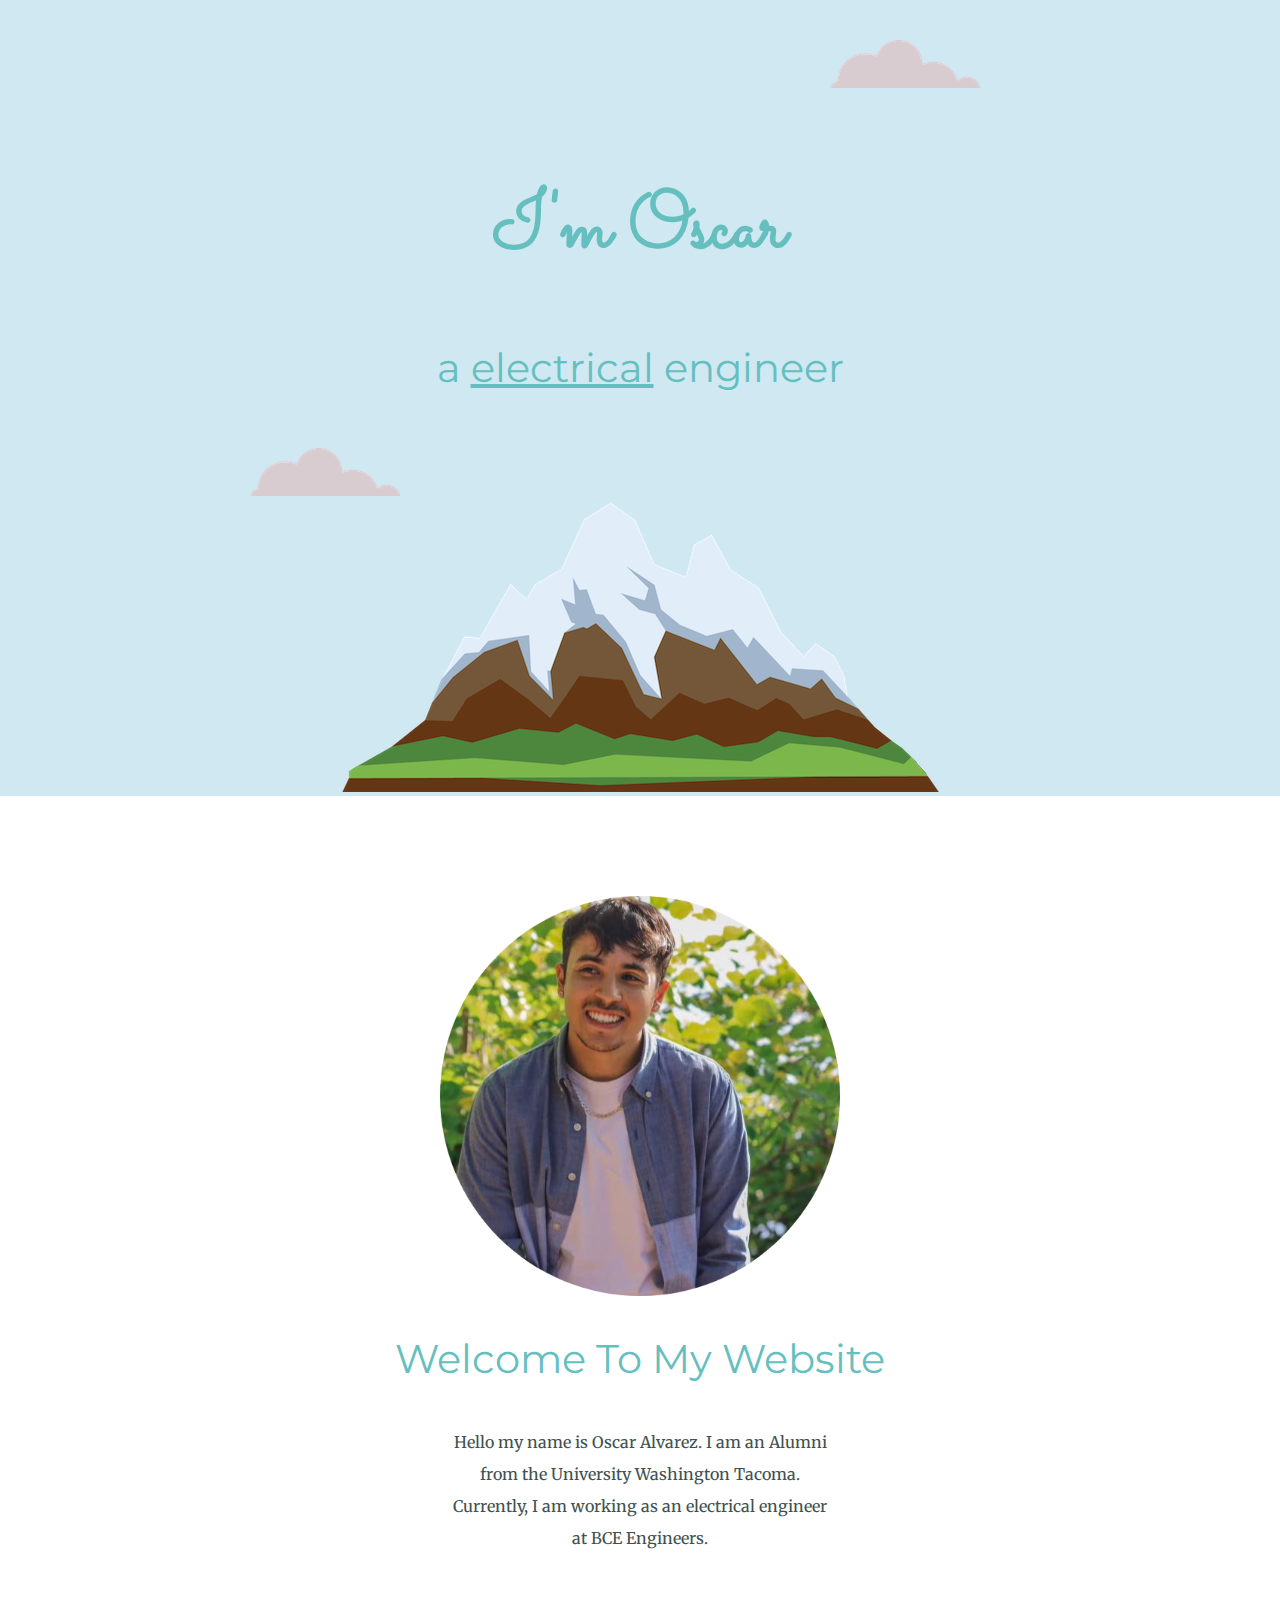
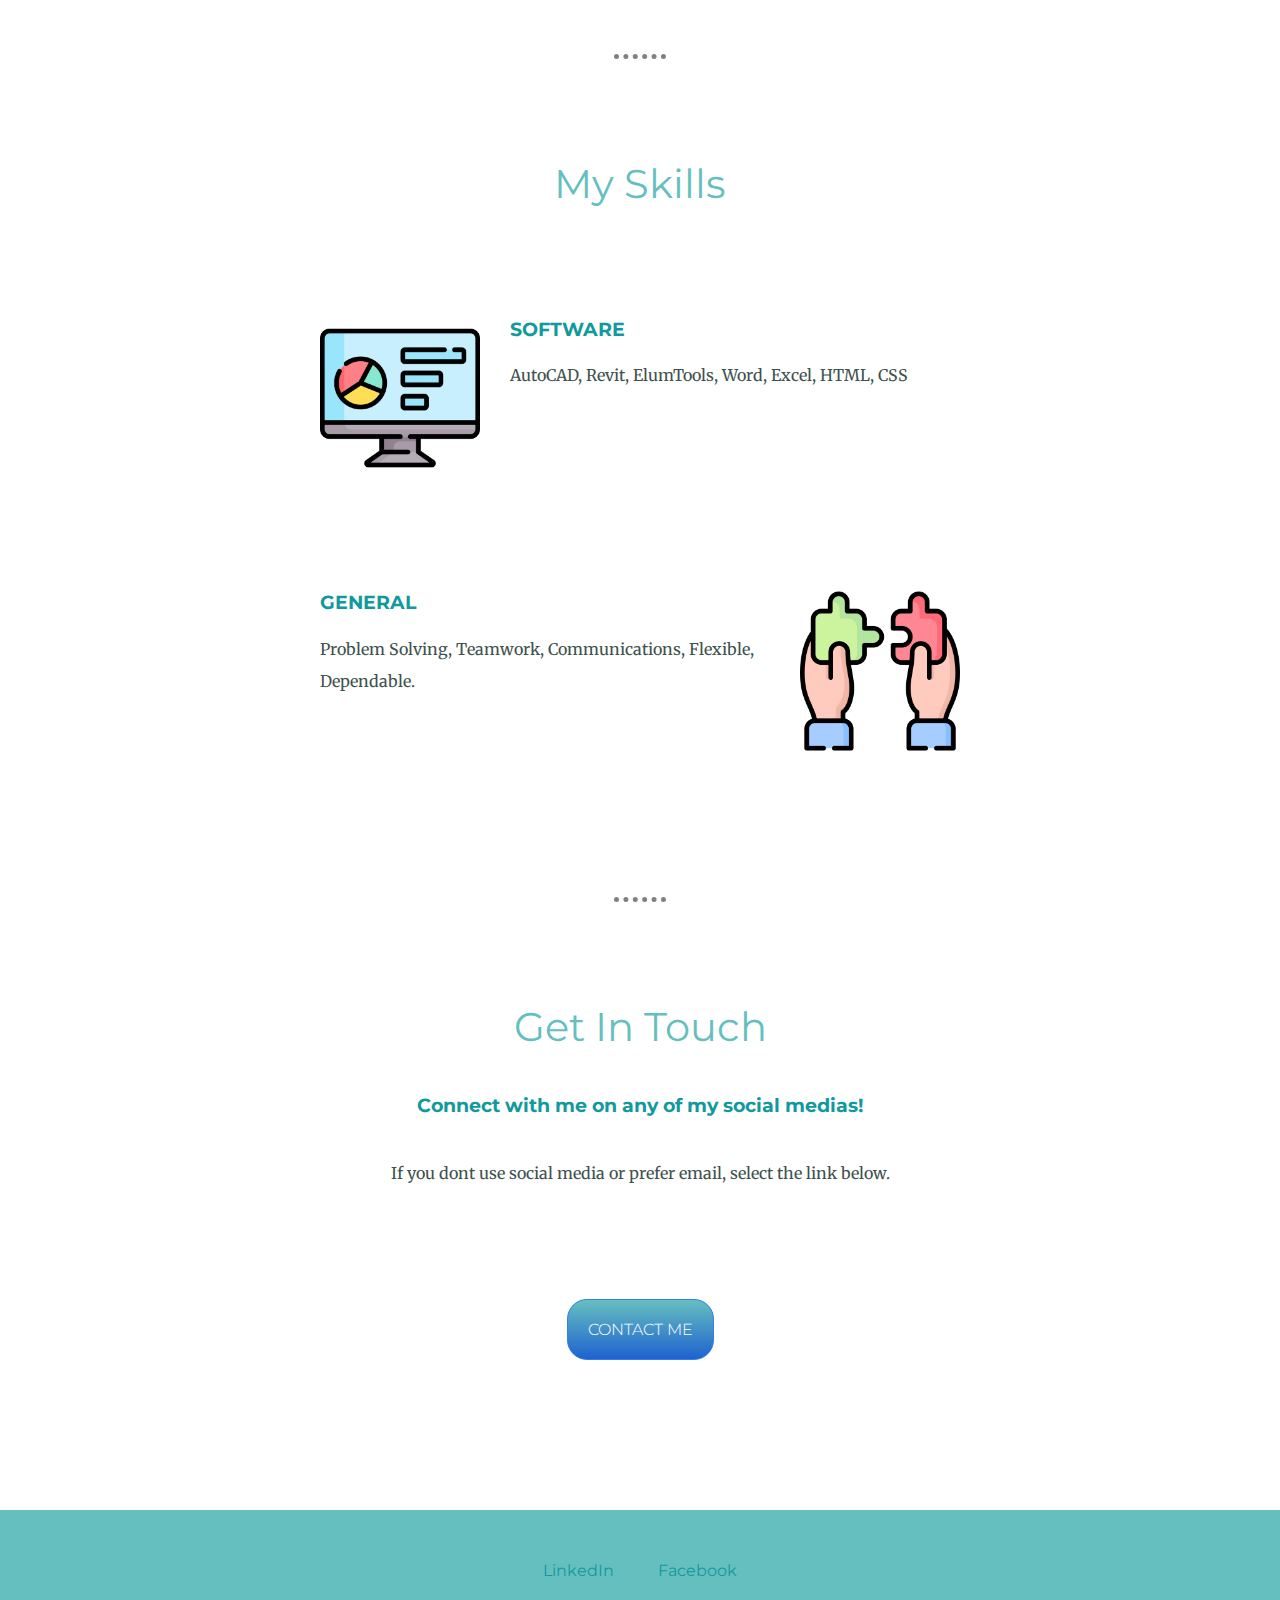
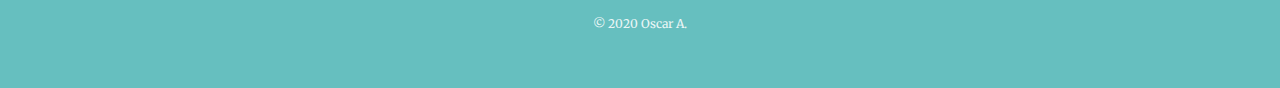
<file: index.html>
<!DOCTYPE html>
<html lang="en" dir="ltr">
  <head>
    <meta charset="utf-8">
    <title>OSCAR ALVAREZ</title>

    <link rel="stylesheet" href="css/styles.css">
    <link rel="icon" href="favicon.ico">
    <link href="https://fonts.googleapis.com/css2?family=Merriweather:wght@300&family=Montserrat:wght@600&family=Sacramento&display=swap" rel="stylesheet">

  </head>
  <body>

    <!--Div is a content division element. It is a special Html element that
        allows us to divide our content on our website so that we can structure
        each div seperately. Has a height of zero by default (WidthxHeight). In
        order for the Div to function we must use CSS.-->



    <!-- Block Elements:
          - Elements that take up the whole width on the page of the screen.
          - Common elements include: Paragraphs, Headers, Divs, lists, list
            items and forms. -->

    <!-- The <span> tag is an inline container used to mark up a apart of a
         text, or a part of a document. Ususally used with CSS. Unlike block
         elements, an inline element only takes up as much space as it needs to in
         the height and its width.

        Common inline elements:
          - Spans, images, and anchors (links usually show up next to each other).

    -->

    <!-- Display:
            - We can change BLOCK elements to inline elements using the Display
              tag. Since paragraphs are naturally block elements using the
              display element, we can make it inline placing all the elements
              on the same line.
            - One downside to inline elements, is that you are not able to change
              the width. HOW DO WE GET PAST THIS? Using the inline-block property
              with the display property. INLINE-BLOCK DEFINITION: Displays an
              element as an inline-level block container. The element itself is
              formatted as an inline element, but you can apply height and width
              values.

            -There are FOUR values that we will cover using the display tag:
             Block, Inline, inline-block, and None. None simply gets rid of our
             element.

        NONE VS VISIBILITY:
            -"None", completely makes it seem like that portion of the code was
              never there. Almost like they were deleted.
            -"Visibility", uses a property called "hidden" which makes the
              element not visible, but the space that it has occupied on the
              webpage is still there as if it were invisible.
    -->

<!-- Lecture 47:
          Position property
            -Static
              -All html elements are static in their position by default. Meaning
              go along with the html rules and going along with the html flow.

            -Relative
              -Allows us to position the element that we select relative to how
              it would've been positioned had it been static.
              - EX: img{
                        position: Relative
                        left (This is one of the four coordinate properties that
                        relative uses. The others are top, bottom, and right.
                        Think of this as adding a 30 px margin to the left,
                        giving the impression that the image is being moved to
                        the right.): 30px;
                            }

              - Doesn't affect the position of any other elements on the page.

            -Absolute
            -Fixed

          HTML: <body>

                <div class = "red">

                </div>

                <div class = "blue">

                </div>

                <div class = "yellow">

                </div>


              </body>

        CSS:
        .red{
          height: 100px;
          width: 100px;
          background-color: red;
          display: inline-block;
          position: relative;
          left: 200px;



        }

        .blue{
          height: 100px;
          width: 100px;
          background-color: blue;
          display: inline-block;
          position: relative;
          right: 100px


        }

        .yellow{
          height: 100px;
          width: 100px;
          background-color: yellow;
          display: inline-block;
          position: relative;
          right: 100px;


        }


-->

<!-- Lecture 48:
        Absolute Postioning
          -Positions the element relative to its parent. So unlike the
            relative position which moves our element the opposite direction,
            absolute move it in the direction you specify inside the parent.
            Essentially, you're adding a margin to its parent element vs
            the relative positioning which adds a margin relative to where the
            element should've been.
            Example: if you have the position: absolute, then right: 100px;
                      the element would move 100 px to the right.

          - When using absolute positioning, you're taking th element out of the
            flow of the document.

          - Below you will see a on overall parent div and other nested divs in
            an example code below. This will show you how this works more and
            how you can take advantage of creating your own parent rather than
            use the overall body to control your overall positioning.

        Fixed Positioning:

          Using fixed positioning allows our element to be position relative to
          the view port, meaning it will stay in the smae place even if the page is scrolled.

        HTML:
        <body>
    <div class = "container">
                <div class = "red">

                </div>

                <div class = "blue">

                </div>

                <div class = "yellow">

                </div>
     </div>
  <h1> Hello World </h1>
  <h1> Hello World </h1>
    <h1> Hello World </h1>
    <h1> Hello World </h1>
    <h1> Hello World </h1>
    <h1> Hello World </h1>
    <h1> Hello World </h1>
  <h1> Hello World </h1>
    <h1> Hello World </h1>
    <h1> Hello World </h1>
    <h1> Hello World </h1>
    <h1> Hello World </h1>
    <h1> Hello World </h1>
  <h1> Hello World </h1>
    <h1> Hello World </h1>
    <h1> Hello World </h1>
    <h1> Hello World </h1>
    <h1> Hello World </h1>
              </body>

CSS:
body{
  margin: 0px;
}

.container{
  width: 300px;
  height: 300px;
  background-color: grey;
}

.red{
          height: 100px;
          width: 100px;
          background-color: red;
          position: absolute;
          top: 200px;
          left: 200px;


        }


.blue{
          height: 100px;
          width: 100px;
          background-color: blue;
          position: absolute;
          top: 100px;
          left: 100px;







        }


.yellow{
          height: 100px;
          width: 100px;
          background-color: yellow;
          position: fixed;



        }

-->


    <div class="top-container">
      <img class = "top-cloud"src="images/cloud.png" alt="cloud-img">
      <h1>I'm Oscar</h1>
      <h2 class = "electrical-engineer">a <span class = "pro">electrical</span> engineer</h2>
      <img class = "bottom-cloud" src="images/cloud.png" alt="cloud-img">
      <img src="images/mountain.png" alt="mountain-image">
    </div>

<!--Lecture 52 -->
    <div class="middle-container">
        <div class="profile">
          <img class = "profile-pic"src="images/Oscars Profile Picture Circle.png" alt="OScar Profile Pic">
          <h2>Welcome To My Website</h2>
          <p class = "intro">Hello my name is Oscar Alvarez. I am an Alumni from the University Washington Tacoma. Currently, I am working as an electrical engineer at BCE Engineers.</p>
        </div>
        <hr class = "hr-dot">
        <div class="skills">
            <h2>My Skills</h2>
            <div class="skill-row">
              <img class="monitor-pic" src="images/software.png" alt="monitor-pic">
              <h3>SOFTWARE</h3>
              <p class = "software-skill-description">AutoCAD, Revit, ElumTools, Word, Excel, HTML, CSS </p>
            </div>
            <div class="skill-row">
              <img class="puzzle-pieces" src="images/puzzle-pieces.png" alt="puzzle-pieces">
              <h3>GENERAL</h3>
              <p class = "general-skill-description">Problem Solving, Teamwork, Communications, Flexible, Dependable. </p>
            </div>
        </div>
        <hr class = "hr-dot">
        <div class="contact-me">
          <h2>Get In Touch</h2>
          <h3>Connect with me on any of my social medias!</h3>
          <p class = "contact-message">If you dont use social media or prefer email, select the link below.</p>
          <a href="mailto:oscaralvarez0017@gmail.com" class="BUTTON_XMJ">CONTACT ME</a>

        </div>
    </div>


    <div class="bottom-container">
      <a class="footer-link" href="https://www.linkedin.com/in/oscar-alvarez-7b0777172/">LinkedIn</a>
      <a class="footer-link" href="https://www.facebook.com/oscar.alvarez.397/">Facebook</a>
      <p class = "copyright">© 2020 Oscar A.</p>
    </div>






  </body>
</html>
</file>
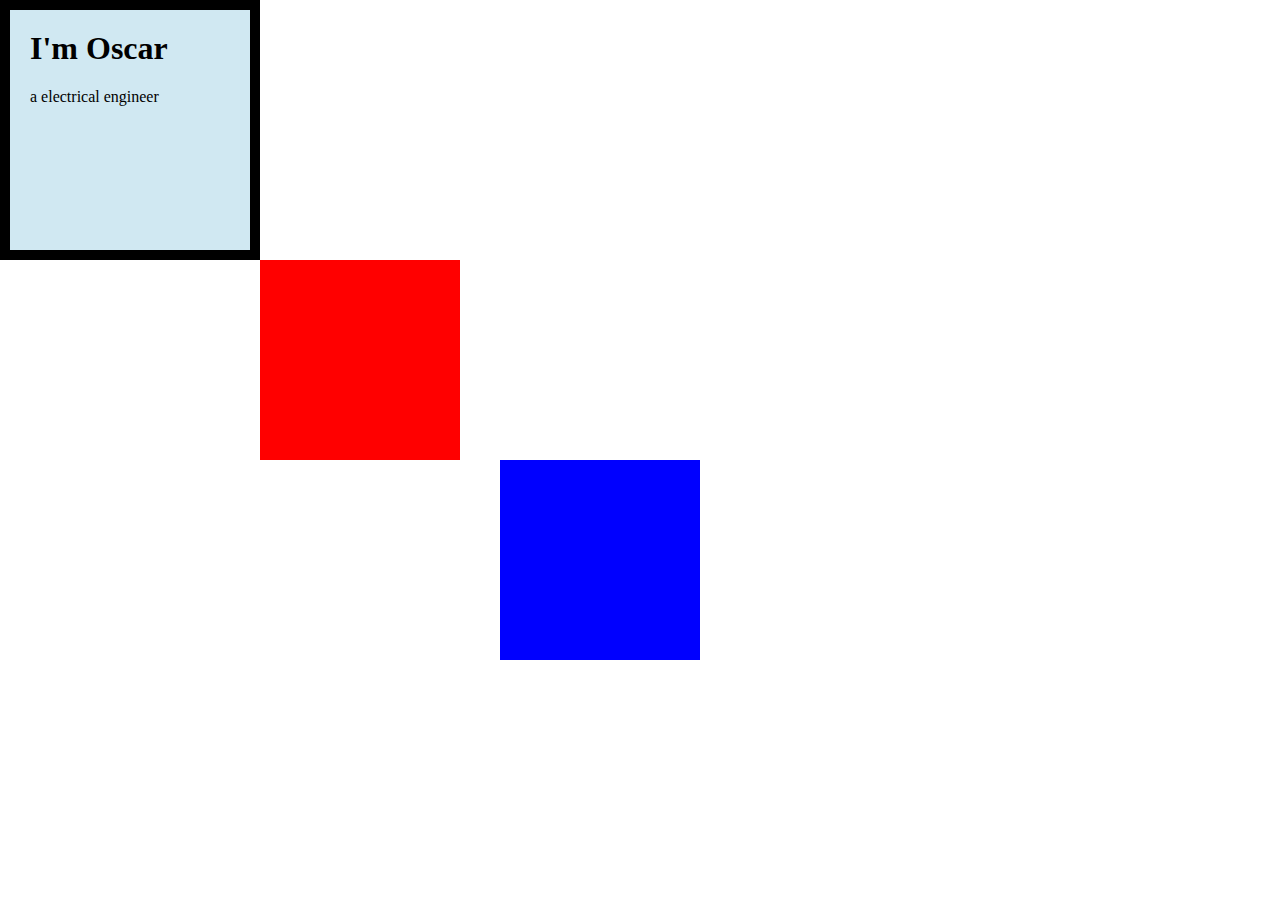
<file: Lecture 44 Example.html>
<!DOCTYPE html>
<!-- saved from url=(0141)file:///C:/Users/oscar/Desktop/Udemy%20Courses/The%20Complete%202020%20Web%20Development%20Bootcamp/2020-12-28/CSS%20-%20My%20SIte/index.html -->
<html lang="en" dir="ltr"><head><meta http-equiv="Content-Type" content="text/html; charset=UTF-8">
    
    <title>OSCAR ALVAREZ</title>

    <link rel="stylesheet" href="./Lecture 44 Example_files/styles.css">
    <link rel="icon" href="file:///C:/Users/oscar/Desktop/Udemy%20Courses/The%20Complete%202020%20Web%20Development%20Bootcamp/2020-12-28/CSS%20-%20My%20SIte/favicon.ico">

  </head>
  <body>

    <!--Div is a content division element. It is a special Html element that
        allows us to divide our content on our website so that we can structure
        each div seperately. Has a width and a height of zero (WidthxHeight). In
        order for the Div to function we must use CSS.-->
    <div class="top-container" style="
    width: 200px;
    height: 200px;
    border: solid 10px;
    padding: 20px;
">
      <h1>I'm Oscar</h1>
      <p>a electrical engineer</p>
    </div>

    <div class="middle-container" style="
    margin-left: 260px;
">

    </div>

    <div class="bottom-container" style="
    margin-left: 500px;
">

    </div>


  

</body></html>
</file>
<file: css/styles.css>
/***********************Tag Selectors*************/
body {
  /* Sets all margins to zero pixels */
  margin: 0;
  text-align: center;
  /*
  Lecture 50:

   Font-Family property specifies the font for an element. This property can
      hold several font names as a "fallback system". If the browser does not
      support the first font, it tries the next font.

      - Two types of font family names:
            - family-name: The name of a font-family, like "times", "courier", "arial", etc.
            - generic-family: Name of a generic family, like "serif", "sans-serif", "cursive", "fantasy", "monospace".

      - START WITH THE FONT YOU WANT, AND ALWAYS END WITH A GENERIC FAMILY, TO
        LET THE BROWSER PICK A SIMILAR FONT IN THE GENERIC FAMILY, IF NO OTHER
        FONTS ARE AVAILABLE.


    If you want to ensure every viewer will see the same font, you need to use
    font embedding

        - Go to fonts.google.com to browse font families

           */
  font-family: 'Merriweather', serif;
  font-size: 1em;
  color: #40514E;
}

h1 {
  /* FONT SIZE:
        Static
          -Units such as 'pixels' will give us a static font size. So if a person
           changes the default zoom to something more or less, the font will not
           change with the zoom.
        Dynamic
          - Units such as 'percentage' or 'em' wil give us a dynamic font size. So if a
            person changes the default zoom to something more or less, the font
            will change with the zoom. To figure out the pixel equivalent of 1px
            to em's you can search online. 16px equals 100% or 1 em.

            Inheritence
              -'Percentages' and 'em' font sizes are inhereted. Meaning if your body
                font-size is specified to 2em or 200% and the 'h1' size is 5.625em
                or 562.5%, the font-size of the 'parent' which is the body's font
                size and the h1 size will be added together, giving us a gigantic
                font size.

            Avoiding Inhereitence
            - 'rem' which refers to the root 'em'. This ignores all the parent
              settings for the font size and set it to the specified value Relative
              to the root. Example: 5rem.
            -When sizing text you should use 'rem' because it is the most adaptable.
    */
  font-size: 5rem;
  /* 16px = 1 em = 100%*/
  font-family: 'Sacramento', cursive;
  margin: 50px auto 0 auto;
  color: #66BFBF;
  line-height: 2;
}

h2 {
  font-family: 'Montserrat', sans-serif;
  font-size: 2.5rem;
  color: #66BFBF;
  font-weight: normal;
  padding-bottom: 10px;
}

h3 {
  font-family: 'Montserrat', sans-serif;
  color: #11999E;
}

a {
  color: #11999E;
  font-family: 'Montserrat', sans-serif;
  text-decoration: none;
}

/* A pseudo-class is used to define a special state of an element. */
a:hover{
  color: #EAF6F6;
}

p{
    line-height: 2;
}


/*****************Class Selectors*************/
/* Padding:
    - When you have padding, it only pads the content, but not the things
      like backround image or color.

    - Useful link for CSS Box Model Demo:
      http://markusvogl.com/web1/interactive_box_model/css_box_demo.html
*/
.top-container {
  background-color: #d0e8f2;
  /* The top-container must be positioned as relative that way the
      top and bottom cloud can be positioned relative to the relative parent
      top-container.*/
  position: relative;
  padding-top: 100px;
}

.middle-container {
    margin: 100px 0;
}

.bottom-container {
    background-color: #66bfbf;
    padding: 50px 0 20px;
}

.pro {
  text-decoration: underline;
}

.top-cloud {
  position: absolute;
  right: 300px;
  top: 40px;
}

.bottom-cloud {
  /* Element is positioned relative to the nearest positioned ancestor
      (instead of positioned relative to the viewport, like fixed.)*/
  position: absolute;
  left: 250px;
  bottom: 300px;
}

.profile-pic {
  width: 400px;
}

.monitor-pic{
  width: 25%;
  /* Lecture 58:
        Float
            - The CSS propery float places an element on the left or right side
              of its container, allowing text and inline elements to wrap around
              it. Element is removed from the normal flow of the page, but not
              completely removed like absolute positioning.
 */
  float: left;
  margin-right: 30px;
}

.puzzle-pieces{
  width: 25%;
  float: right;
  margin-left: 30px;

}
.skill-row {
  width: 50%;
  /* You can set the margin property to auto to horizontally center the element
     within its container. The element will then take up the specified width,
     and the remaining space will be split equally between the left and right
     margins. */
  margin: 100px auto 200px;
  text-align: left;
}

/* .software-skill-description{
     clear
        - Clear is kind of like the opposite of float.
        - The clear CSS property sets whether an element must be moved below
          (cleared) floating elements. This applies to floating and non-floating elements.
        - This prevents anything from wrapping anything on the left side by clearing.

    clear: left;
}

.general-skill-description{
  clear: right;
}
*/
.hr-dot{
  border-color: gray;
  border-style: dotted;
  border-width: 5px 0 0 0;
  width: 4%;
  margin: 100px auto;

}

.copyright{
  color: #EAF6F6;
  font-size: 0.75rem;
  padding: 20px 0px;
}

.BUTTON_XMJ {
   background: #66BFBF;
   background-image: -webkit-linear-gradient(top, #66BFBF, #1E62D0);
   background-image: -moz-linear-gradient(top, #66BFBF, #1E62D0);
   background-image: -ms-linear-gradient(top, #66BFBF, #1E62D0);
   background-image: -o-linear-gradient(top, #66BFBF, #1E62D0);
   background-image: -webkit-gradient(to bottom, #66BFBF, #1E62D0);
   -webkit-border-radius: 20px;
   -moz-border-radius: 20px;
   border-radius: 20px;
   color: #FFFFFF;
   font-family: 'Montserrat', sans-serif;
   font-size: 1rem;
   font-weight: 300;
   padding: 20px;
   border: solid #337FED 1px;
   text-decoration: none;
   display: inline-block;
   cursor: pointer;
   text-align: center;
   margin-bottom: 50px;
   margin-top: 50px;
}

.BUTTON_XMJ:hover {
   border: solid #337FED 1px;
   background: #1E62D0;
   background-image: -webkit-linear-gradient(top, #1E62D0, #3D94F6);
   background-image: -moz-linear-gradient(top, #1E62D0, #3D94F6);
   background-image: -ms-linear-gradient(top, #1E62D0, #3D94F6);
   background-image: -o-linear-gradient(top, #1E62D0, #3D94F6);
   background-image: -webkit-gradient(to bottom, #1E62D0, #3D94F6);
   -webkit-border-radius: 20px;
   -moz-border-radius: 20px;
   border-radius: 20px;
   text-decoration: none;
}

.footer-link{
  margin: 10px 20px;

}

.intro{
  margin: auto;
  width: 30%;
}

.contact-message{
  margin: 40px auto 60px;
  width: 40%;
}
</file>
<file: Lecture 44 Example_files/styles.css>
/***********************Tag Selectors*************/
body{
  /* Sets all margins to zero pixels */
  margin: 0;
}


h1{
  margin-top: 0;
}

/*****************Class Selectors*************/

/* Padding:
    - When you have padding, it only pads the content, but not the things
      like backround image or color.

    - Useful link for CSS Box Model Demo:
      http://markusvogl.com/web1/interactive_box_model/css_box_demo.html
*/
.top-container{
    background-color: #d0e8f2;
}

.middle-container{
  background-color: red;
  height: 200px;
  width: 200px;

}

.bottom-container{
  background-color: blue;
  height: 200px;
  width: 200px;
}
</file>
